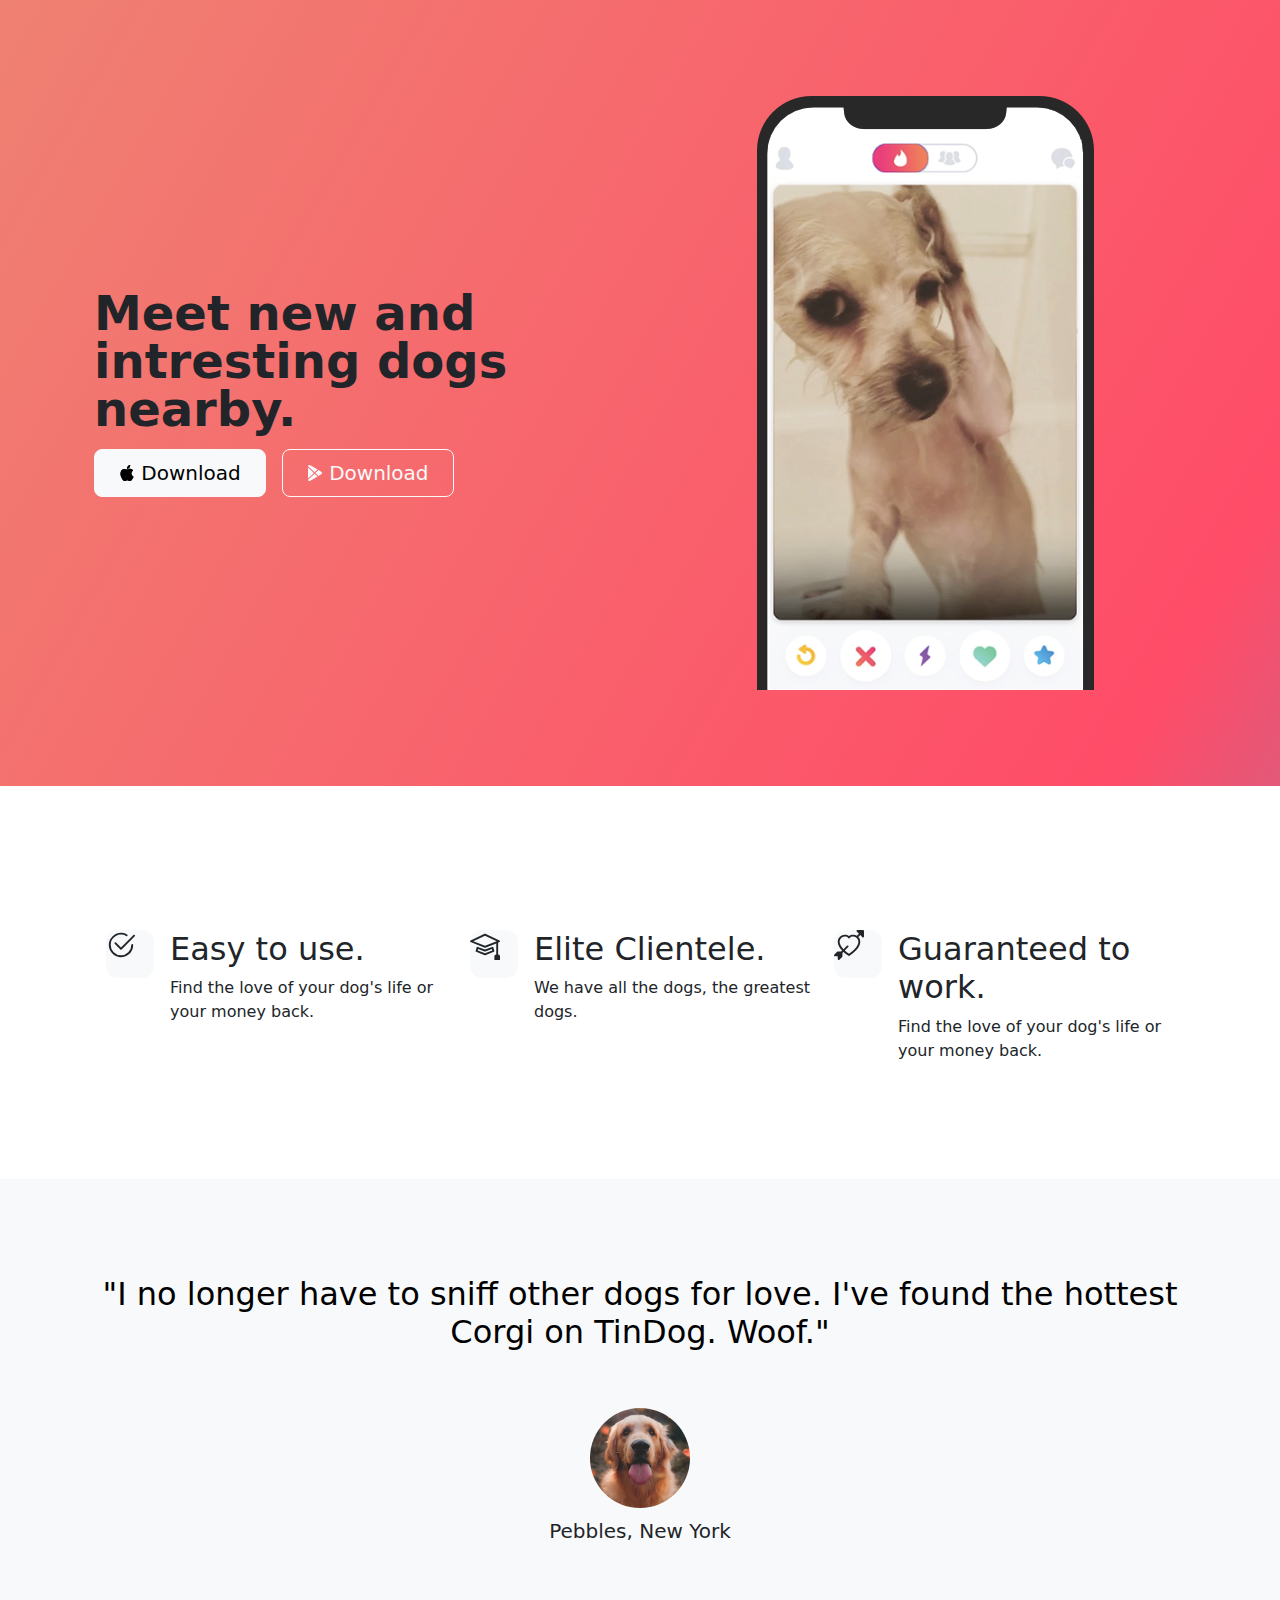
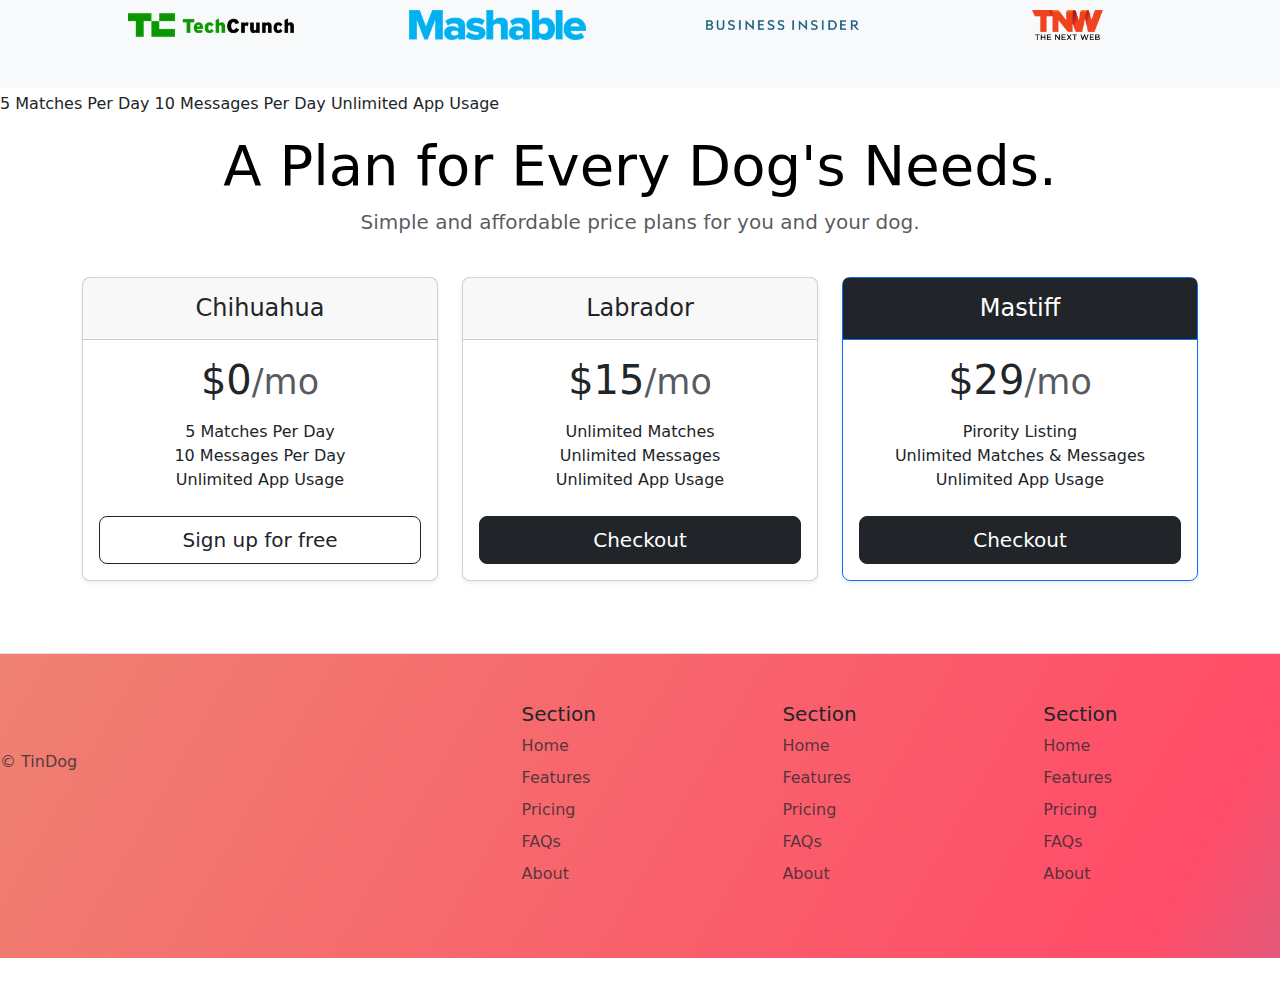
<file: index.html>
<!DOCTYPE html>
<html lang="en">

<head>
  <meta charset="UTF-8">
  <meta name="viewport" content="width=device-width, initial-scale=1.0">
  <title>TinDog</title>
  <link rel="stylesheet" href="./css/style.css">
</head>

<body>

  <!-- Title -->
  <section id="title" class="gradient-background">
    <div class="container col-xxl-8 px-4 py-5">
      <div class="row flex-lg-row-reverse align-items-center g-5 py-5">
        <div class="col-10 col-sm-8 col-lg-6">
          <img src="./images/iphone.png" class="d-block mx-lg-auto img-fluid" alt="Bootstrap Themes" height="200" loading="lazy">
        </div>
        <div class="col-lg-6">
          <h1 class="display-5 fw-bold lh-1 mb-3">Meet new and intresting dogs nearby.</h1>
          <p class="lead"></p>
          <div class="d-grid gap-2 d-md-flex justify-content-md-start">
            <button type="button" class="btn btn-light btn-lg px-4 me-md-2"><svg xmlns="http://www.w3.org/2000/svg" width="16" height="16" fill="currentColor"
              class="bi bi-apple mb-1" viewBox="0 0 16 16">
  <path
                d="M11.182.008C11.148-.03 9.923.023 8.857 1.18c-1.066 1.156-.902 2.482-.878 2.516.024.034 1.52.087 2.475-1.258.955-1.345.762-2.391.728-2.43Zm3.314 11.733c-.048-.096-2.325-1.234-2.113-3.422.212-2.189 1.675-2.789 1.698-2.854.023-.065-.597-.79-1.254-1.157a3.692 3.692 0 0 0-1.563-.434c-.108-.003-.483-.095-1.254.116-.508.139-1.653.589-1.968.607-.316.018-1.256-.522-2.267-.665-.647-.125-1.333.131-1.824.328-.49.196-1.422.754-2.074 2.237-.652 1.482-.311 3.83-.067 4.56.244.729.625 1.924 1.273 2.796.576.984 1.34 1.667 1.659 1.899.319.232 1.219.386 1.843.067.502-.308 1.408-.485 1.766-.472.357.013 1.061.154 1.782.539.571.197 1.111.115 1.652-.105.541-.221 1.324-1.059 2.238-2.758.347-.79.505-1.217.473-1.282Z" />
  <path
                d="M11.182.008C11.148-.03 9.923.023 8.857 1.18c-1.066 1.156-.902 2.482-.878 2.516.024.034 1.52.087 2.475-1.258.955-1.345.762-2.391.728-2.43Zm3.314 11.733c-.048-.096-2.325-1.234-2.113-3.422.212-2.189 1.675-2.789 1.698-2.854.023-.065-.597-.79-1.254-1.157a3.692 3.692 0 0 0-1.563-.434c-.108-.003-.483-.095-1.254.116-.508.139-1.653.589-1.968.607-.316.018-1.256-.522-2.267-.665-.647-.125-1.333.131-1.824.328-.49.196-1.422.754-2.074 2.237-.652 1.482-.311 3.83-.067 4.56.244.729.625 1.924 1.273 2.796.576.984 1.34 1.667 1.659 1.899.319.232 1.219.386 1.843.067.502-.308 1.408-.485 1.766-.472.357.013 1.061.154 1.782.539.571.197 1.111.115 1.652-.105.541-.221 1.324-1.059 2.238-2.758.347-.79.505-1.217.473-1.282Z" />
  </svg>
  Download</button>
            <button type="button" class="btn btn-outline-light btn-lg px-4"><svg xmlns="http://www.w3.org/2000/svg" width="16" height="16" fill="currentColor"
              class="bi bi-google-play mb-1" viewBox="0 0 16 16">
  <path
                d="M14.222 9.374c1.037-.61 1.037-2.137 0-2.748L11.528 5.04 8.32 8l3.207 2.96 2.694-1.586Zm-3.595 2.116L7.583 8.68 1.03 14.73c.201 1.029 1.36 1.61 2.303 1.055l7.294-4.295ZM1 13.396V2.603L6.846 8 1 13.396ZM1.03 1.27l6.553 6.05 3.044-2.81L3.333.215C2.39-.341 1.231.24 1.03 1.27Z" />
  </svg>
  <!-- 
  Checkmark:
  <svg xmlns="http://www.w3.org/2000/svg" height="30" fill="currentColor" class="bi bi-check2-circle"
            viewBox="0 0 16 16">
  <path
              d="M2.5 8a5.5 5.5 0 0 1 8.25-4.764.5.5 0 0 0 .5-.866A6.5 6.5 0 1 0 14.5 8a.5.5 0 0 0-1 0 5.5 5.5 0 1 1-11 0z" />
  <path
              d="M15.354 3.354a.5.5 0 0 0-.708-.708L8 9.293 5.354 6.646a.5.5 0 1 0-.708.708l3 3a.5.5 0 0 0 .708 0l7-7z" />
  </svg> -->
  Download</button>
          </div>
        </div>
      </div>
    </div>
  </section>
  <!-- Features -->
  <section id="features">
    <div class="container mt-5">
    <div class="container px-4 py-5" id="hanging-icons">
      <!-- <h2 class="pb-2 border-bottom">Hanging icons</h2> -->
      <div class="row g-4 py-5 row-cols-1 row-cols-lg-3">
        <div class="col d-flex align-items-start">
          <div class="icon-square bg-light text-dark flex-shrink-0 me-3">
            <!-- <svg class="bi" width="1em" height="1em"><use xlink:href="#toggles2"></use></svg> -->
            <svg xmlns="http://www.w3.org/2000/svg" height="30" fill="currentColor" class="bi bi-check2-circle"
              viewBox="0 0 16 16">
<path
                d="M2.5 8a5.5 5.5 0 0 1 8.25-4.764.5.5 0 0 0 .5-.866A6.5 6.5 0 1 0 14.5 8a.5.5 0 0 0-1 0 5.5 5.5 0 1 1-11 0z" />
<path
                d="M15.354 3.354a.5.5 0 0 0-.708-.708L8 9.293 5.354 6.646a.5.5 0 1 0-.708.708l3 3a.5.5 0 0 0 .708 0l7-7z" />
</svg>
          </div>
          <div>
            <h2>Easy to use.</h2>
            <p>Find the love of your dog's life or your money back.</p>
            
          </div>
        </div>
        <div class="col d-flex align-items-start">
          <div class="icon-square bg-light text-dark flex-shrink-0 me-3">
            <!-- <svg class="bi" width="1em" height="1em"><use xlink:href="#cpu-fill"></use></svg> -->
            <svg xmlns="http://www.w3.org/2000/svg" height="30" fill="currentColor" class="bi bi-mortarboard" viewBox="0 0 16 16">
              <path d="M8.211 2.047a.5.5 0 0 0-.422 0l-7.5 3.5a.5.5 0 0 0 .025.917l7.5 3a.5.5 0 0 0 .372 0L14 7.14V13a1 1 0 0 0-1 1v2h3v-2a1 1 0 0 0-1-1V6.739l.686-.275a.5.5 0 0 0 .025-.917l-7.5-3.5ZM8 8.46 1.758 5.965 8 3.052l6.242 2.913L8 8.46Z"/>
              <path d="M4.176 9.032a.5.5 0 0 0-.656.327l-.5 1.7a.5.5 0 0 0 .294.605l4.5 1.8a.5.5 0 0 0 .372 0l4.5-1.8a.5.5 0 0 0 .294-.605l-.5-1.7a.5.5 0 0 0-.656-.327L8 10.466 4.176 9.032Zm-.068 1.873.22-.748 3.496 1.311a.5.5 0 0 0 .352 0l3.496-1.311.22.748L8 12.46l-3.892-1.556Z"/>
              </svg>
          </div>
          <div>
            <h2>Elite Clientele.</h2>
            <p>We have all the dogs, the greatest dogs.</p>
          </div>
        </div>
        <div class="col d-flex align-items-start">
          <div class="icon-square bg-light text-dark flex-shrink-0 me-3">
            <!-- <svg class="bi" width="1em" height="1em"><use xlink:href="#tools"></use></svg> -->
            <svg xmlns="http://www.w3.org/2000/svg" height="30" fill="currentColor" class="bi bi-arrow-through-heart"
              viewBox="0 0 16 16">
<path fill-rule="evenodd"
                d="M2.854 15.854A.5.5 0 0 1 2 15.5V14H.5a.5.5 0 0 1-.354-.854l1.5-1.5A.5.5 0 0 1 2 11.5h1.793l.53-.53c-.771-.802-1.328-1.58-1.704-2.32-.798-1.575-.775-2.996-.213-4.092C3.426 2.565 6.18 1.809 8 3.233c1.25-.98 2.944-.928 4.212-.152L13.292 2 12.147.854A.5.5 0 0 1 12.5 0h3a.5.5 0 0 1 .5.5v3a.5.5 0 0 1-.854.354L14 2.707l-1.006 1.006c.236.248.44.531.6.845.562 1.096.585 2.517-.213 4.092-.793 1.563-2.395 3.288-5.105 5.08L8 13.912l-.276-.182a21.86 21.86 0 0 1-2.685-2.062l-.539.54V14a.5.5 0 0 1-.146.354l-1.5 1.5Zm2.893-4.894A20.419 20.419 0 0 0 8 12.71c2.456-1.666 3.827-3.207 4.489-4.512.679-1.34.607-2.42.215-3.185-.817-1.595-3.087-2.054-4.346-.761L8 4.62l-.358-.368c-1.259-1.293-3.53-.834-4.346.761-.392.766-.464 1.845.215 3.185.323.636.815 1.33 1.519 2.065l1.866-1.867a.5.5 0 1 1 .708.708L5.747 10.96Z" />
</svg>
          </div>
          <div>
            <h2>Guaranteed to work.</h2>
            <p>Find the love of your dog's life or your money back.</p>
          </div>
        </div>
      </div>
    </div>
  </div>
  </section>
  <!-- Testimonial --><section id="testimonial">
    <div class="my-1">
      <div class="p-5 text-center bg-body-tertiary">
        <div class="container py-5">
          <h2 class="text-body-emphasis">"I no longer have to sniff other dogs for love. I've found the hottest Corgi on
            TinDog. Woof."</h2>
          <img class="profile-img mt-5" src="./images/dog-img.jpg" alt="dog image">
          <p class="col-lg-8 mx-auto lead mt-2">
            Pebbles, New York
          </p>
        </div>

        <div class="container">
          <div class="row">
            <div class="col-lg-3 col-sm-12">
              <img src="./images/techcrunch.png" alt="techcrunch" height="30">
            </div>
            <div class="col-lg-3 col-sm-12">
              <img src="./images/mashable.png" alt="mashable" height="30">
            </div>
            <div class="col-lg-3 col-sm-12">
              <img src="./images/bizinsider.png" alt="bizinsider" height="30">
            </div>
            <div class="col-lg-3 col-sm-12">
              <img src="./images/tnw.png" alt="tnw" height="30">
            </div>
          </div>
        </div>
      </div>
    </div>
  </section>5 Matches Per Day
  10 Messages Per Day
  Unlimited App Usage
  
  <!-- Pricing -->
  <section id="pricing">
    <div class="container">
    <div class="pricing-header p-3 pb-md-4 mx-auto text-center">
      <h2 class="display-4 fw-normal text-body-emphasis">A Plan for Every Dog's Needs.</h2>
      <p class="fs-5 text-body-secondary">Simple and affordable price plans for you and your dog.</p>
    </div>

    <div class="row row-cols-1 row-cols-md-3 mb-3 text-center">
      <div class="col">
        <div class="card mb-4 rounded-3 shadow-sm">
          <div class="card-header py-3">
            <h4 class="my-0 fw-normal">Chihuahua</h4>
          </div>
          <div class="card-body">
            <h1 class="card-title pricing-card-title">$0<small class="text-body-secondary fw-light">/mo</small></h1>
            <ul class="list-unstyled mt-3 mb-4">
            <li>  5 Matches Per Day</li>
              <li>10 Messages Per Day</li>
              <li>Unlimited App Usage</li>   
            </ul>
            <a href="./index2.html">
            <button type="button" class="w-100 btn btn-lg btn-outline-dark">Sign up for free</button></a>
          </div>
        </div>
      </div>
      <div class="col">
        <div class="card mb-4 rounded-3 shadow-sm">
          <div class="card-header py-3">
            <h4 class="my-0 fw-normal">Labrador</h4>
          </div>
          <div class="card-body">
            <h1 class="card-title pricing-card-title">$15<small class="text-body-secondary fw-light">/mo</small></h1>
            <ul class="list-unstyled mt-3 mb-4">
            <li>Unlimited Matches</li>
            <li>Unlimited Messages</li>
            <li>Unlimited App Usage</li>
            </ul>
            <a href="./checkout1.html">
            <button type="button" class="w-100 btn btn-lg btn-dark">Checkout</button></a>
          </div>
        </div>
      </div>
      <div class="col">
        <div class="card mb-4 rounded-3 shadow-sm border-primary">
          <div class="card-header py-3 text-bg-dark border-primary">
            <h4 class="my-0 fw-normal">Mastiff</h4>
          </div>
          <div class="card-body">
            <h1 class="card-title pricing-card-title">$29<small class="text-body-secondary fw-light">/mo</small></h1>
            <ul class="list-unstyled mt-3 mb-4">
           <li>   Pirority Listing</li>
              <li>Unlimited Matches & Messages</li>
              <li>Unlimited App Usage</li>
            </ul>
            <a href="./checkout2.html">
            <button type="button" class="w-100 btn btn-lg btn-dark">Checkout</button></a>
          </div>
        </div>
      </div>
    </div>
  </div>
  </section>
  <!-- Footer -->
  <section id="contact" class="gradient-background">

    <div >
      <footer class="row row-cols-1 row-cols-sm-2 row-cols-md-5 py-5 my-5 border-top">
        <div class="col mb-3">
          <a href="/" class="d-flex align-items-center mb-3 link-body-emphasis text-decoration-none">
            <svg class="bi me-2" width="40" height="32"><use xlink:href="#bootstrap"></use></svg>
          </a>
          <p class="text-body-secondary">© TinDog</p>
        </div>
    
        <div class="col mb-3">
    
        </div>
    
        <div class="col mb-3">
          <h5>Section</h5>
          <ul class="nav flex-column">
            <li class="nav-item mb-2"><a href="#" class="nav-link p-0 text-body-secondary">Home</a></li>
            <li class="nav-item mb-2"><a href="#" class="nav-link p-0 text-body-secondary">Features</a></li>
            <li class="nav-item mb-2"><a href="#" class="nav-link p-0 text-body-secondary">Pricing</a></li>
            <li class="nav-item mb-2"><a href="#" class="nav-link p-0 text-body-secondary">FAQs</a></li>
            <li class="nav-item mb-2"><a href="#" class="nav-link p-0 text-body-secondary">About</a></li>
          </ul>
        </div>
    
        <div class="col mb-3">
          <h5>Section</h5>
          <ul class="nav flex-column">
            <li class="nav-item mb-2"><a href="#" class="nav-link p-0 text-body-secondary">Home</a></li>
            <li class="nav-item mb-2"><a href="#" class="nav-link p-0 text-body-secondary">Features</a></li>
            <li class="nav-item mb-2"><a href="#" class="nav-link p-0 text-body-secondary">Pricing</a></li>
            <li class="nav-item mb-2"><a href="#" class="nav-link p-0 text-body-secondary">FAQs</a></li>
            <li class="nav-item mb-2"><a href="#" class="nav-link p-0 text-body-secondary">About</a></li>
          </ul>
        </div>
    
        <div class="col mb-3">
          <h5>Section</h5>
          <ul class="nav flex-column">
            <li class="nav-item mb-2"><a href="#" class="nav-link p-0 text-body-secondary">Home</a></li>
            <li class="nav-item mb-2"><a href="#" class="nav-link p-0 text-body-secondary">Features</a></li>
            <li class="nav-item mb-2"><a href="#" class="nav-link p-0 text-body-secondary">Pricing</a></li>
            <li class="nav-item mb-2"><a href="#" class="nav-link p-0 text-body-secondary">FAQs</a></li>
            <li class="nav-item mb-2"><a href="#" class="nav-link p-0 text-body-secondary">About</a></li>
          </ul>
        </div>
      </footer>
    </div>

  </section>
  <link href="https://cdn.jsdelivr.net/npm/bootstrap@5.3.3/dist/css/bootstrap.min.css" rel="stylesheet" integrity="sha384-QWTKZyjpPEjISv5WaRU9OFeRpok6YctnYmDr5pNlyT2bRjXh0JMhjY6hW+ALEwIH" crossorigin="anonymous">
  <script src="https://cdn.jsdelivr.net/npm/bootstrap@5.3.3/dist/js/bootstrap.bundle.min.js" integrity="sha384-YvpcrYf0tY3lHB60NNkmXc5s9fDVZLESaAA55NDzOxhy9GkcIdslK1eN7N6jIeHz" crossorigin="anonymous"></script>
  <script>
    // Smooth scroll functionality
    document.querySelectorAll('a[href^="#"]').forEach(anchor => {
      anchor.addEventListener('click', function(e) {
        e.preventDefault();
  
        document.querySelector(this.getAttribute('href')).scrollIntoView({
          behavior: 'smooth'
        });
      });
    });
  
    // Hover animation for buttons
    const buttons = document.querySelectorAll('.btn');
    buttons.forEach(button => {
      button.addEventListener('mouseenter', function() {
        this.classList.add('btn-hover');
      });
      button.addEventListener('mouseleave', function() {
        this.classList.remove('btn-hover');
      });
    });
  
    // Hover animation for feature cards
    const featureCards = document.querySelectorAll('.icon-square');
    featureCards.forEach(card => {
      card.addEventListener('mouseenter', function() {
        this.classList.add('icon-hover');
      });
      card.addEventListener('mouseleave', function() {
        this.classList.remove('icon-hover');
      });
    });
  </script>
  
</body>

</html>
</file>
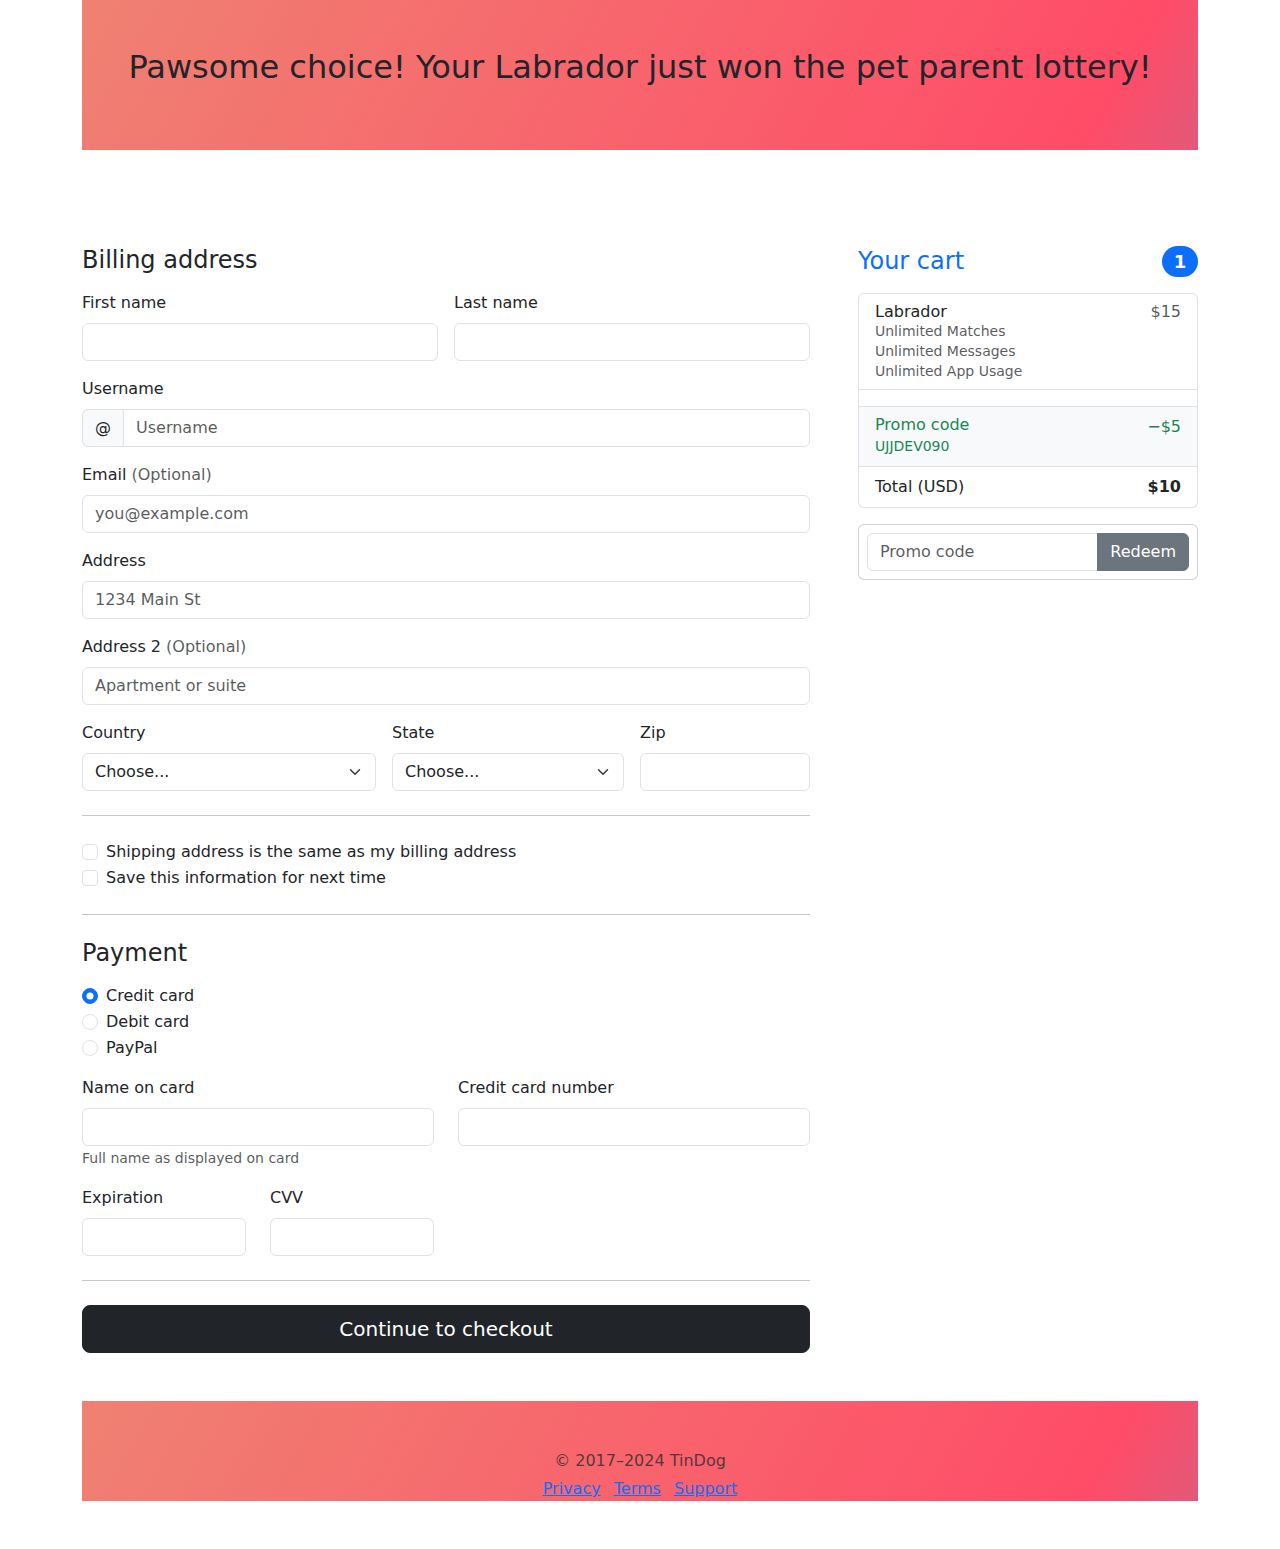
<file: checkout1.html>
<!DOCTYPE html>
<html lang="en">
<head>
    <meta charset="UTF-8">
    <meta name="viewport" content="width=device-width, initial-scale=1.0">
    <title>Checkout</title>
    <link rel="stylesheet" href="./css/checkout1.css">
</head>
<body>
    <section>
        <div class="container">
            <main>
              <div class="py-5 text-center gradient-background">
                <h2>Pawsome choice! Your Labrador just won the pet parent lottery!</h2>
                <p class="lead"></p>
              </div>
          
              <div class="row g-5 mt-5">
                <div class="col-md-5 col-lg-4 order-md-last">
                  <h4 class="d-flex justify-content-between align-items-center mb-3">
                    <span class="text-primary">Your cart</span>
                    <span class="badge bg-primary rounded-pill">1</span>
                  </h4>
                  <ul class="list-group mb-3">
                    <li class="list-group-item d-flex justify-content-between lh-sm">
                      <div>
                        <h6 class="my-0">Labrador</h6>
                        <small class="text-body-secondary">Unlimited Matches <br>
                            Unlimited Messages <br>
                            Unlimited App Usage</small>
                      </div>
                      <span class="text-body-secondary">$15</span>
                    </li>
                    <li class="list-group-item d-flex justify-content-between lh-sm">
                      <div>
                        
                    <li class="list-group-item d-flex justify-content-between bg-body-tertiary">
                      <div class="text-success">
                        <h6 class="my-0">Promo code</h6>
                        <small>UJJDEV090</small>
                      </div>
                      <span class="text-success">−$5</span>
                    </li>
                    <li class="list-group-item d-flex justify-content-between">
                      <span>Total (USD)</span>
                      <strong>$10</strong>
                    </li>
                  </ul>
          
                  <form class="card p-2">
                    <div class="input-group">
                      <input type="text" class="form-control" placeholder="Promo code">
                      <button type="submit" class="btn btn-secondary">Redeem</button>
                    </div>
                  </form>
                </div>
                <div class="col-md-7 col-lg-8">
                  <h4 class="mb-3">Billing address</h4>
                  <form class="needs-validation" novalidate="">
                    <div class="row g-3">
                      <div class="col-sm-6">
                        <label for="firstName" class="form-label">First name</label>
                        <input type="text" class="form-control" id="firstName" placeholder="" value="" required="">
                        <div class="invalid-feedback">
                          Valid first name is required.
                        </div>
                      </div>
          
                      <div class="col-sm-6">
                        <label for="lastName" class="form-label">Last name</label>
                        <input type="text" class="form-control" id="lastName" placeholder="" value="" required="">
                        <div class="invalid-feedback">
                          Valid last name is required.
                        </div>
                      </div>
          
                      <div class="col-12">
                        <label for="username" class="form-label">Username</label>
                        <div class="input-group has-validation">
                          <span class="input-group-text">@</span>
                          <input type="text" class="form-control" id="username" placeholder="Username" required="">
                        <div class="invalid-feedback">
                            Your username is required.
                          </div>
                        </div>
                      </div>
          
                      <div class="col-12">
                        <label for="email" class="form-label">Email <span class="text-body-secondary">(Optional)</span></label>
                        <input type="email" class="form-control" id="email" placeholder="you@example.com">
                        <div class="invalid-feedback">
                          Please enter a valid email address for shipping updates.
                        </div>
                      </div>
          
                      <div class="col-12">
                        <label for="address" class="form-label">Address</label>
                        <input type="text" class="form-control" id="address" placeholder="1234 Main St" required="">
                        <div class="invalid-feedback">
                          Please enter your shipping address.
                        </div>
                      </div>
          
                      <div class="col-12">
                        <label for="address2" class="form-label">Address 2 <span class="text-body-secondary">(Optional)</span></label>
                        <input type="text" class="form-control" id="address2" placeholder="Apartment or suite">
                      </div>
          
                      <div class="col-md-5">
                        <label for="country" class="form-label">Country</label>
                        <select class="form-select" id="country" required="">
                          <option value="">Choose...</option>
                          <option>India</option>
                          <option>France</option>
                          <option>UK</option>
                        </select>
                        <div class="invalid-feedback">
                          Please select a valid country.
                        </div>
                      </div>
          
                      <div class="col-md-4">
                        <label for="state" class="form-label">State</label>
                        <select class="form-select" id="state" required="">
                          <option value="">Choose...</option>
                          <option>California</option>
                        </select>
                        <div class="invalid-feedback">
                          Please provide a valid state.
                        </div>
                      </div>
          
                      <div class="col-md-3">
                        <label for="zip" class="form-label">Zip</label>
                        <input type="text" class="form-control" id="zip" placeholder="" required="">
                        <div class="invalid-feedback">
                          Zip code required.
                        </div>
                      </div>
                    </div>
          
                    <hr class="my-4">
          
                    <div class="form-check">
                      <input type="checkbox" class="form-check-input" id="same-address">
                      <label class="form-check-label" for="same-address">Shipping address is the same as my billing address</label>
                    </div>
          
                    <div class="form-check">
                      <input type="checkbox" class="form-check-input" id="save-info">
                      <label class="form-check-label" for="save-info">Save this information for next time</label>
                    </div>
          
                    <hr class="my-4">
          
                    <h4 class="mb-3">Payment</h4>
          
                    <div class="my-3">
                      <div class="form-check">
                        <input id="credit" name="paymentMethod" type="radio" class="form-check-input" checked="" required="">
                        <label class="form-check-label" for="credit">Credit card</label>
                      </div>
                      <div class="form-check">
                        <input id="debit" name="paymentMethod" type="radio" class="form-check-input" required="">
                        <label class="form-check-label" for="debit">Debit card</label>
                      </div>
                      <div class="form-check">
                        <input id="paypal" name="paymentMethod" type="radio" class="form-check-input" required="">
                        <label class="form-check-label" for="paypal">PayPal</label>
                      </div>
                    </div>
          
                    <div class="row gy-3">
                      <div class="col-md-6">
                        <label for="cc-name" class="form-label">Name on card</label>
                        <input type="text" class="form-control" id="cc-name" placeholder="" required="">
                        <small class="text-body-secondary">Full name as displayed on card</small>
                        <div class="invalid-feedback">
                          Name on card is required
                        </div>
                      </div>
          
                      <div class="col-md-6">
                        <label for="cc-number" class="form-label">Credit card number</label>
                        <input type="text" class="form-control" id="cc-number" placeholder="" required="">
                        <div class="invalid-feedback">
                          Credit card number is required
                        </div>
                      </div>
          
                      <div class="col-md-3">
                        <label for="cc-expiration" class="form-label">Expiration</label>
                        <input type="text" class="form-control" id="cc-expiration" placeholder="" required="">
                        <div class="invalid-feedback">
                          Expiration date required
                        </div>
                      </div>
          
                      <div class="col-md-3">
                        <label for="cc-cvv" class="form-label">CVV</label>
                        <input type="text" class="form-control" id="cc-cvv" placeholder="" required="">
                        <div class="invalid-feedback">
                          Security code required
                        </div>
                      </div>
                    </div>
          
                    <hr class="my-4">
          
                    <button class="w-100 btn btn-dark btn-lg" type="submit">Continue to checkout</button>
                  </form>
                </div>
              </div>
            </main>
          
            <footer class="my-5 pt-5 text-body-secondary text-center text-small gradient-background">
              <p class="mb-1">© 2017–2024 TinDog</p>
              <ul class="list-inline">
                <li class="list-inline-item"><a href="#">Privacy</a></li>
                <li class="list-inline-item"><a href="#">Terms</a></li>
                <li class="list-inline-item"><a href="#">Support</a></li>
              </ul>
            </footer>
          </div>
        </div>
    </section>
  <link href="https://cdn.jsdelivr.net/npm/bootstrap@5.3.3/dist/css/bootstrap.min.css" rel="stylesheet" integrity="sha384-QWTKZyjpPEjISv5WaRU9OFeRpok6YctnYmDr5pNlyT2bRjXh0JMhjY6hW+ALEwIH" crossorigin="anonymous">
  <script src="https://cdn.jsdelivr.net/npm/bootstrap@5.3.3/dist/js/bootstrap.bundle.min.js" integrity="sha384-YvpcrYf0tY3lHB60NNkmXc5s9fDVZLESaAA55NDzOxhy9GkcIdslK1eN7N6jIeHz" crossorigin="anonymous"></script>
</body>
</html>
</file>
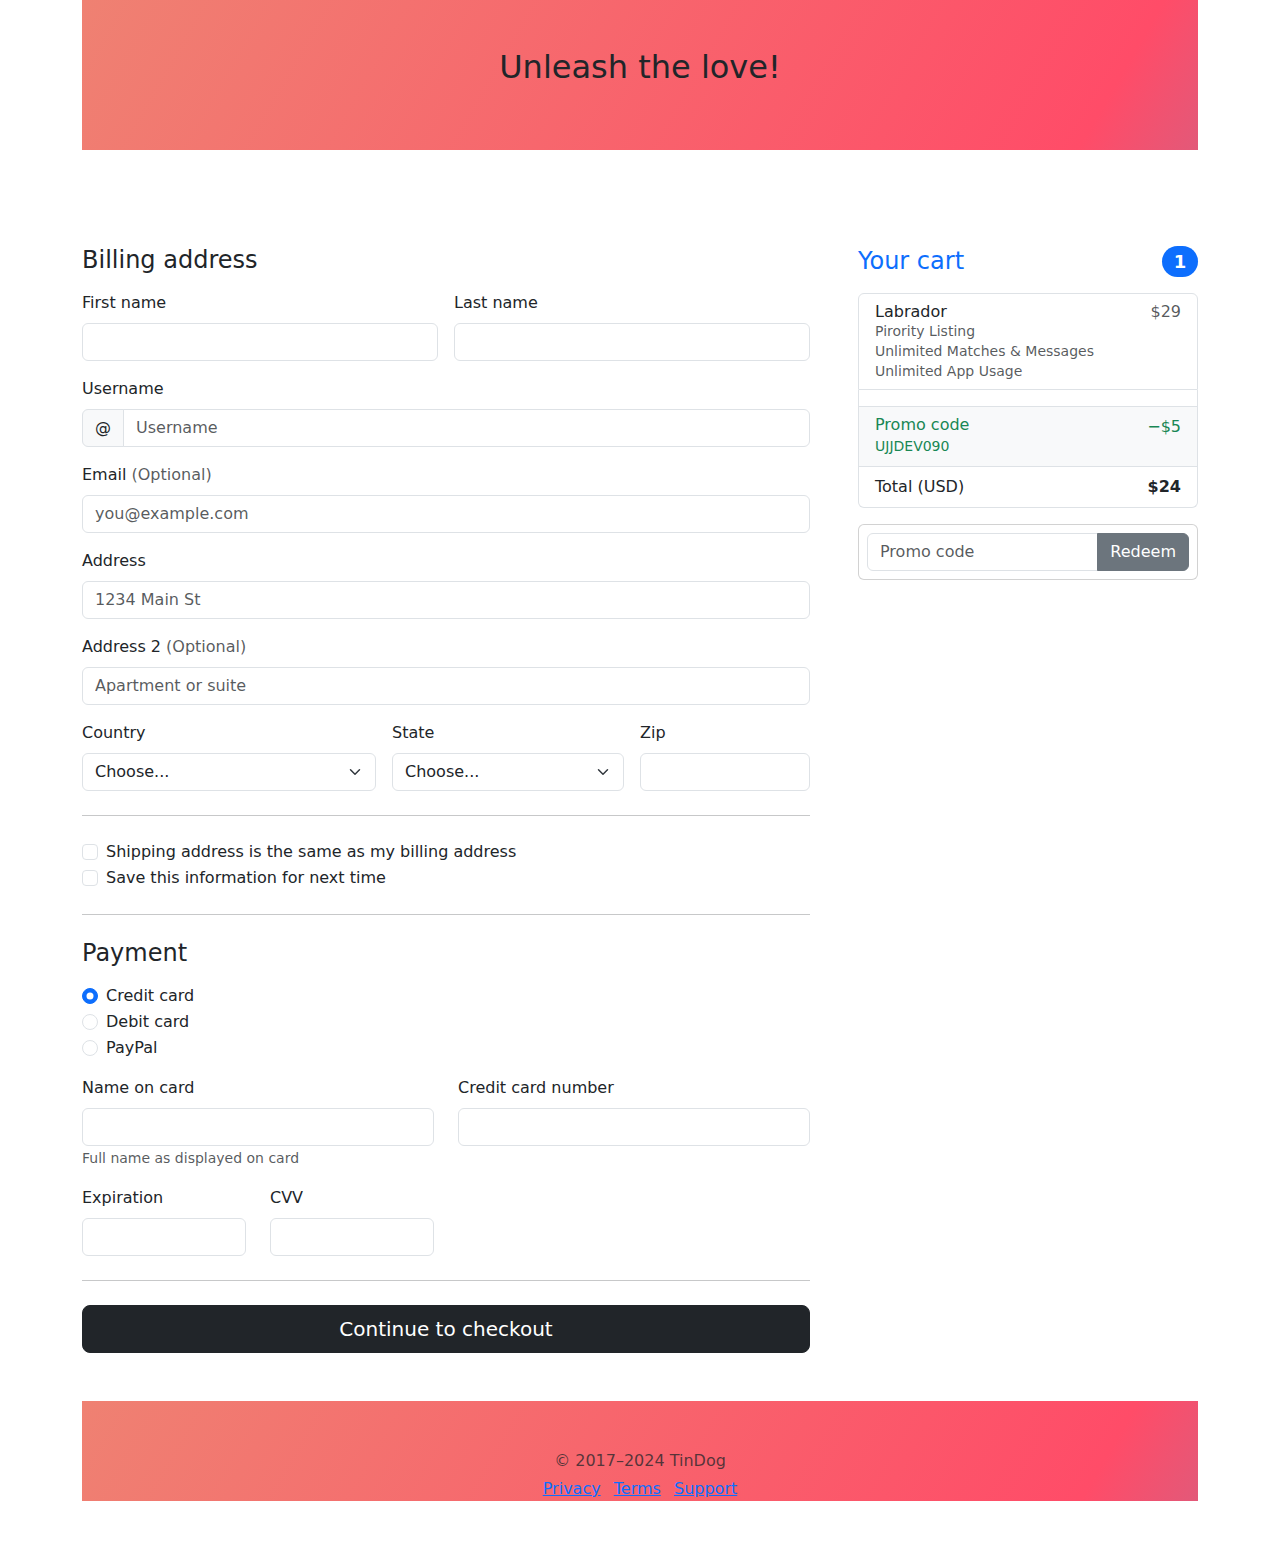
<file: checkout2.html>
<!DOCTYPE html>
<html lang="en">
<head>
    <meta charset="UTF-8">
    <meta name="viewport" content="width=device-width, initial-scale=1.0">
    <title>Checkout</title>
    <link rel="stylesheet" href="./css/checkout2.css">
</head><!DOCTYPE html>
<html lang="en">
<head>
    <meta charset="UTF-8">
    <meta name="viewport" content="width=device-width, initial-scale=1.0">
    <title>Checkout</title>
    <link rel="stylesheet" href="./css/checkout2.css">
</head>
<body>
    <section>
        <div class="container">
            <main>
              <div class="py-5 text-center gradient-background">
                <h2>Unleash the love!</h2>
                <p class="lead"></p>
              </div>
          
              <div class="row g-5 mt-5">
                <div class="col-md-5 col-lg-4 order-md-last">
                  <h4 class="d-flex justify-content-between align-items-center mb-3">
                    <span class="text-primary">Your cart</span>
                    <span class="badge bg-primary rounded-pill">1</span>
                  </h4>
                  <ul class="list-group mb-3">
                    <li class="list-group-item d-flex justify-content-between lh-sm">
                      <div>
                        <h6 class="my-0">Labrador</h6>
                        <small class="text-body-secondary">Pirority Listing <br>
                            Unlimited Matches & Messages <br>
                            Unlimited App Usage</small>
                      </div>
                      <span class="text-body-secondary">$29</span>
                    </li>
                    <li class="list-group-item d-flex justify-content-between lh-sm">
                      <div>
                        
                    <li class="list-group-item d-flex justify-content-between bg-body-tertiary">
                      <div class="text-success">
                        <h6 class="my-0">Promo code</h6>
                        <small>UJJDEV090</small>
                      </div>
                      <span class="text-success">−$5</span>
                    </li>
                    <li class="list-group-item d-flex justify-content-between">
                      <span>Total (USD)</span>
                      <strong>$24</strong>
                    </li>
                  </ul>
          
                  <form class="card p-2">
                    <div class="input-group">
                      <input type="text" class="form-control" placeholder="Promo code">
                      <button type="submit" class="btn btn-secondary">Redeem</button>
                    </div>
                  </form>
                </div>
                <div class="col-md-7 col-lg-8">
                  <h4 class="mb-3">Billing address</h4>
                  <form class="needs-validation" novalidate="">
                    <div class="row g-3">
                      <div class="col-sm-6">
                        <label for="firstName" class="form-label">First name</label>
                        <input type="text" class="form-control" id="firstName" placeholder="" value="" required="">
                        <div class="invalid-feedback">
                          Valid first name is required.
                        </div>
                      </div>
          
                      <div class="col-sm-6">
                        <label for="lastName" class="form-label">Last name</label>
                        <input type="text" class="form-control" id="lastName" placeholder="" value="" required="">
                        <div class="invalid-feedback">
                          Valid last name is required.
                        </div>
                      </div>
          
                      <div class="col-12">
                        <label for="username" class="form-label">Username</label>
                        <div class="input-group has-validation">
                          <span class="input-group-text">@</span>
                          <input type="text" class="form-control" id="username" placeholder="Username" required="">
                        <div class="invalid-feedback">
                            Your username is required.
                          </div>
                        </div>
                      </div>
          
                      <div class="col-12">
                        <label for="email" class="form-label">Email <span class="text-body-secondary">(Optional)</span></label>
                        <input type="email" class="form-control" id="email" placeholder="you@example.com">
                        <div class="invalid-feedback">
                          Please enter a valid email address for shipping updates.
                        </div>
                      </div>
          
                      <div class="col-12">
                        <label for="address" class="form-label">Address</label>
                        <input type="text" class="form-control" id="address" placeholder="1234 Main St" required="">
                        <div class="invalid-feedback">
                          Please enter your shipping address.
                        </div>
                      </div>
          
                      <div class="col-12">
                        <label for="address2" class="form-label">Address 2 <span class="text-body-secondary">(Optional)</span></label>
                        <input type="text" class="form-control" id="address2" placeholder="Apartment or suite">
                      </div>
          
                      <div class="col-md-5">
                        <label for="country" class="form-label">Country</label>
                        <select class="form-select" id="country" required="">
                          <option value="">Choose...</option>
                          <option>India</option>
                          <option>France</option>
                          <option>UK</option>
                        </select>
                        <div class="invalid-feedback">
                          Please select a valid country.
                        </div>
                      </div>
          
                      <div class="col-md-4">
                        <label for="state" class="form-label">State</label>
                        <select class="form-select" id="state" required="">
                          <option value="">Choose...</option>
                          <option>California</option>
                        </select>
                        <div class="invalid-feedback">
                          Please provide a valid state.
                        </div>
                      </div>
          
                      <div class="col-md-3">
                        <label for="zip" class="form-label">Zip</label>
                        <input type="text" class="form-control" id="zip" placeholder="" required="">
                        <div class="invalid-feedback">
                          Zip code required.
                        </div>
                      </div>
                    </div>
          
                    <hr class="my-4">
          
                    <div class="form-check">
                      <input type="checkbox" class="form-check-input" id="same-address">
                      <label class="form-check-label" for="same-address">Shipping address is the same as my billing address</label>
                    </div>
          
                    <div class="form-check">
                      <input type="checkbox" class="form-check-input" id="save-info">
                      <label class="form-check-label" for="save-info">Save this information for next time</label>
                    </div>
          
                    <hr class="my-4">
          
                    <h4 class="mb-3">Payment</h4>
          
                    <div class="my-3">
                      <div class="form-check">
                        <input id="credit" name="paymentMethod" type="radio" class="form-check-input" checked="" required="">
                        <label class="form-check-label" for="credit">Credit card</label>
                      </div>
                      <div class="form-check">
                        <input id="debit" name="paymentMethod" type="radio" class="form-check-input" required="">
                        <label class="form-check-label" for="debit">Debit card</label>
                      </div>
                      <div class="form-check">
                        <input id="paypal" name="paymentMethod" type="radio" class="form-check-input" required="">
                        <label class="form-check-label" for="paypal">PayPal</label>
                      </div>
                    </div>
          
                    <div class="row gy-3">
                      <div class="col-md-6">
                        <label for="cc-name" class="form-label">Name on card</label>
                        <input type="text" class="form-control" id="cc-name" placeholder="" required="">
                        <small class="text-body-secondary">Full name as displayed on card</small>
                        <div class="invalid-feedback">
                          Name on card is required
                        </div>
                      </div>
          
                      <div class="col-md-6">
                        <label for="cc-number" class="form-label">Credit card number</label>
                        <input type="text" class="form-control" id="cc-number" placeholder="" required="">
                        <div class="invalid-feedback">
                          Credit card number is required
                        </div>
                      </div>
          
                      <div class="col-md-3">
                        <label for="cc-expiration" class="form-label">Expiration</label>
                        <input type="text" class="form-control" id="cc-expiration" placeholder="" required="">
                        <div class="invalid-feedback">
                          Expiration date required
                        </div>
                      </div>
          
                      <div class="col-md-3">
                        <label for="cc-cvv" class="form-label">CVV</label>
                        <input type="text" class="form-control" id="cc-cvv" placeholder="" required="">
                        <div class="invalid-feedback">
                          Security code required
                        </div>
                      </div>
                    </div>
          
                    <hr class="my-4">
          
                    <button class="w-100 btn btn-dark btn-lg" type="submit">Continue to checkout</button>
                  </form>
                </div>
              </div>
            </main>
          
            <footer class="my-5 pt-5 text-body-secondary text-center text-small gradient-background">
              <p class="mb-1">© 2017–2024 TinDog</p>
              <ul class="list-inline">
                <li class="list-inline-item"><a href="#">Privacy</a></li>
                <li class="list-inline-item"><a href="#">Terms</a></li>
                <li class="list-inline-item"><a href="#">Support</a></li>
              </ul>
            </footer>
          </div>
        </div>
    </section>
  <link href="https://cdn.jsdelivr.net/npm/bootstrap@5.3.3/dist/css/bootstrap.min.css" rel="stylesheet" integrity="sha384-QWTKZyjpPEjISv5WaRU9OFeRpok6YctnYmDr5pNlyT2bRjXh0JMhjY6hW+ALEwIH" crossorigin="anonymous">
  <script src="https://cdn.jsdelivr.net/npm/bootstrap@5.3.3/dist/js/bootstrap.bundle.min.js" integrity="sha384-YvpcrYf0tY3lHB60NNkmXc5s9fDVZLESaAA55NDzOxhy9GkcIdslK1eN7N6jIeHz" crossorigin="anonymous"></script>
</body>
</html>
</file>
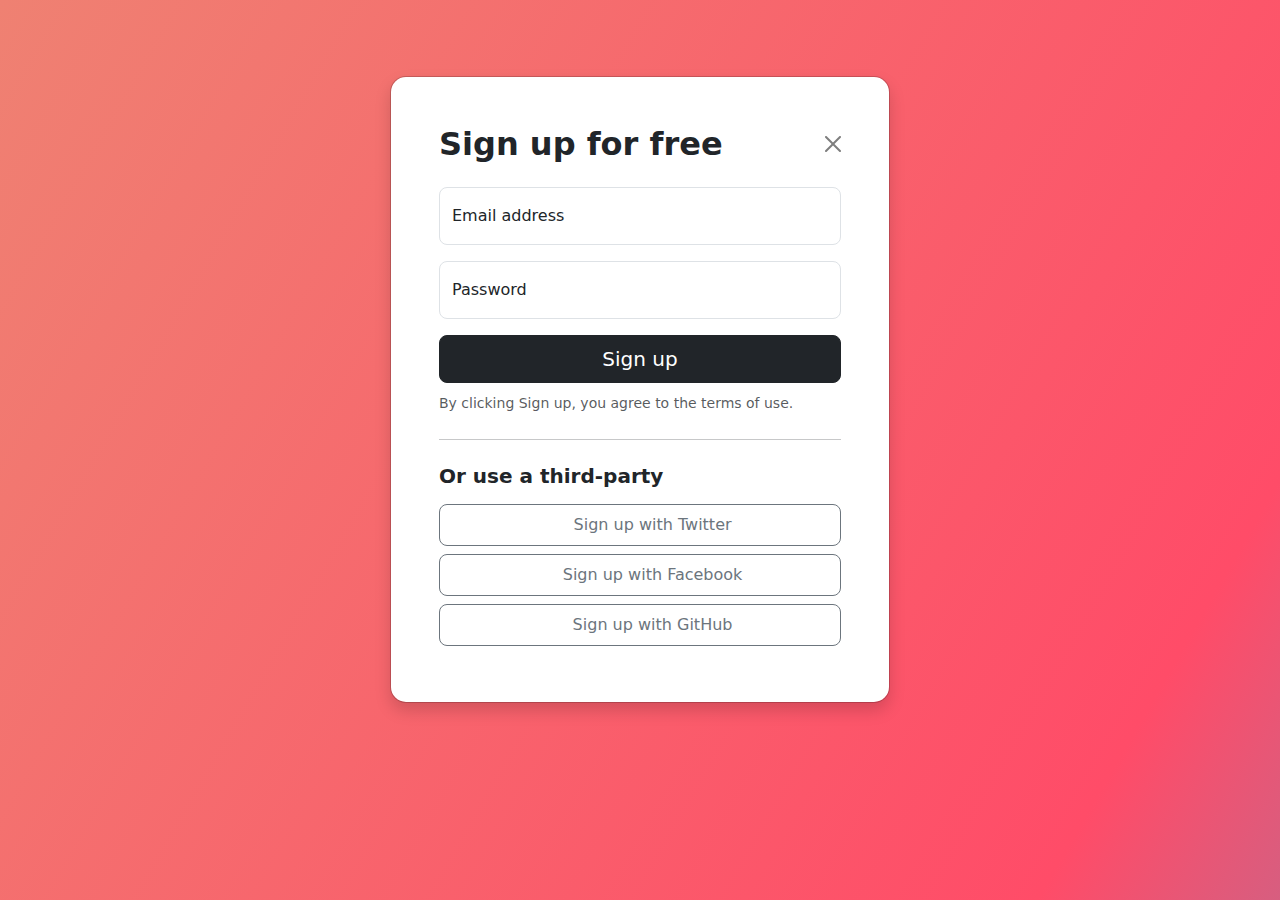
<file: index2.html>
<!DOCTYPE html>
<html lang="en">
<head>
    <meta charset="UTF-8">
    <meta name="viewport" content="width=device-width, initial-scale=1.0">
    <title>Sign up for free</title>
    <link rel="stylesheet" href="./css/index2.css">
</head>
<body class="gradient-background">
    <section>
    <div class="modal modal-sheet position-static d-block bg-body-secondary p-4 py-md-5 gradient-background" tabindex="-1" role="dialog" id="modalSignin">
      <div class="modal-dialog" role="document">
        <div class="modal-content rounded-4 shadow">
          <div class="modal-header p-5 pb-4 border-bottom-0">
            <h1 class="fw-bold mb-0 fs-2">Sign up for free</h1>
            <button type="button" class="btn-close" data-bs-dismiss="modal" aria-label="Close"></button>
          </div>

      <div class="modal-body p-5 pt-0">
        <form class="">
          <div class="form-floating mb-3">
            <input type="email" class="form-control rounded-3" id="floatingInput" placeholder="name@example.com">
            <label for="floatingInput">Email address</label>
          </div>
          <div class="form-floating mb-3">
            <input type="password" class="form-control rounded-3" id="floatingPassword" placeholder="Password">
            <label for="floatingPassword">Password</label>
          </div>
          <button class="w-100 mb-2 btn btn-lg rounded-3 btn-dark" type="submit">Sign up</button>
          <small class="text-body-secondary">By clicking Sign up, you agree to the terms of use.</small>
          <hr class="my-4">
          <h2 class="fs-5 fw-bold mb-3">Or use a third-party</h2>
          <button class="w-100 py-2 mb-2 btn btn-outline-secondary rounded-3" type="submit">
            <svg class="bi me-1" width="16" height="16"><use xlink:href="#twitter"></use></svg>
            Sign up with Twitter
          </button>
          <button class="w-100 py-2 mb-2 btn btn-outline-secondary rounded-3" type="submit">
            <svg class="bi me-1" width="16" height="16"><use xlink:href="#facebook"></use></svg>
            Sign up with Facebook
          </button>
          <button class="w-100 py-2 mb-2 btn btn-outline-secondary rounded-3" type="submit">
            <svg class="bi me-1" width="16" height="16"><use xlink:href="#github"></use></svg>
            Sign up with GitHub
          </button>
        </form>
      </div>
    </div>
  </div>
</div>    
    </section>
    <link href="https://cdn.jsdelivr.net/npm/bootstrap@5.3.3/dist/css/bootstrap.min.css" rel="stylesheet" integrity="sha384-QWTKZyjpPEjISv5WaRU9OFeRpok6YctnYmDr5pNlyT2bRjXh0JMhjY6hW+ALEwIH" crossorigin="anonymous">
  <script src="https://cdn.jsdelivr.net/npm/bootstrap@5.3.3/dist/js/bootstrap.bundle.min.js" integrity="sha384-YvpcrYf0tY3lHB60NNkmXc5s9fDVZLESaAA55NDzOxhy9GkcIdslK1eN7N6jIeHz" crossorigin="anonymous"></script>
</body>
</html>
</file>
<file: css/style.css>
.gradient-background {
  background: linear-gradient(300deg, #00bfff, #ff4c68, #ef8172);
  background-size: 180% 180%;
  animation: gradient-animation 18s ease infinite;
}

@keyframes gradient-animation {
  0% {
    background-position: 0% 50%;
  }
  50% {
    background-position: 100% 50%;
  }
  100% {
    background-position: 0% 50%;
  }
}

.icon-square {
  width: 3rem;
  height: 3rem;
  border-radius: 0.75rem;
}

.profile-img {
  height: 100px;
  border-radius: 50%;
}
.feature-icon {
  width: 4rem;
  height: 4rem;
  border-radius: .75rem;
}
.profile-height{
  height: 100px;
  border-radius: 50%;
}
</file>
<file: css/checkout1.css>
.gradient-background {
    background: linear-gradient(300deg, #00bfff, #ff4c68, #ef8172);
    background-size: 180% 180%;
    animation: gradient-animation 18s ease infinite;
  }
  
  @keyframes gradient-animation {
    0% {
      background-position: 0% 50%;
    }
    50% {
      background-position: 100% 50%;
    }
    100% {
      background-position: 0% 50%;
    }
  }
  
  .icon-square {
    width: 3rem;
    height: 3rem;
    border-radius: 0.75rem;
  }
  
  .profile-img {
    height: 100px;
    border-radius: 50%;
  }
  .feature-icon {
    width: 4rem;
    height: 4rem;
    border-radius: .75rem;
  }
  .profile-height{
    height: 100px;
    border-radius: 50%;
  }
</file>
<file: css/checkout2.css>
.gradient-background {
    background: linear-gradient(300deg, #00bfff, #ff4c68, #ef8172);
    background-size: 180% 180%;
    animation: gradient-animation 18s ease infinite;
  }
  
  @keyframes gradient-animation {
    0% {
      background-position: 0% 50%;
    }
    50% {
      background-position: 100% 50%;
    }
    100% {
      background-position: 0% 50%;
    }
  }
  
  .icon-square {
    width: 3rem;
    height: 3rem;
    border-radius: 0.75rem;
  }
  
  .profile-img {
    height: 100px;
    border-radius: 50%;
  }
  .feature-icon {
    width: 4rem;
    height: 4rem;
    border-radius: .75rem;
  }
  .profile-height{
    height: 100px;
    border-radius: 50%;
  }
</file>
<file: css/index2.css>
.gradient-background {
    background: linear-gradient(300deg, #00bfff, #ff4c68, #ef8172);
    background-size: 180% 180%;
    animation: gradient-animation 18s ease infinite;
  }
  
  @keyframes gradient-animation {
    0% {
      background-position: 0% 50%;
    }
    50% {
      background-position: 100% 50%;
    }
    100% {
      background-position: 0% 50%;
    }
  }
  
  .icon-square {
    width: 3rem;
    height: 3rem;
    border-radius: 0.75rem;
  }
  
  .profile-img {
    height: 100px;
    border-radius: 50%;
  }
  .feature-icon {
    width: 4rem;
    height: 4rem;
    border-radius: .75rem;
  }
  .profile-height{
    height: 100px;
    border-radius: 50%;
  }
</file>
